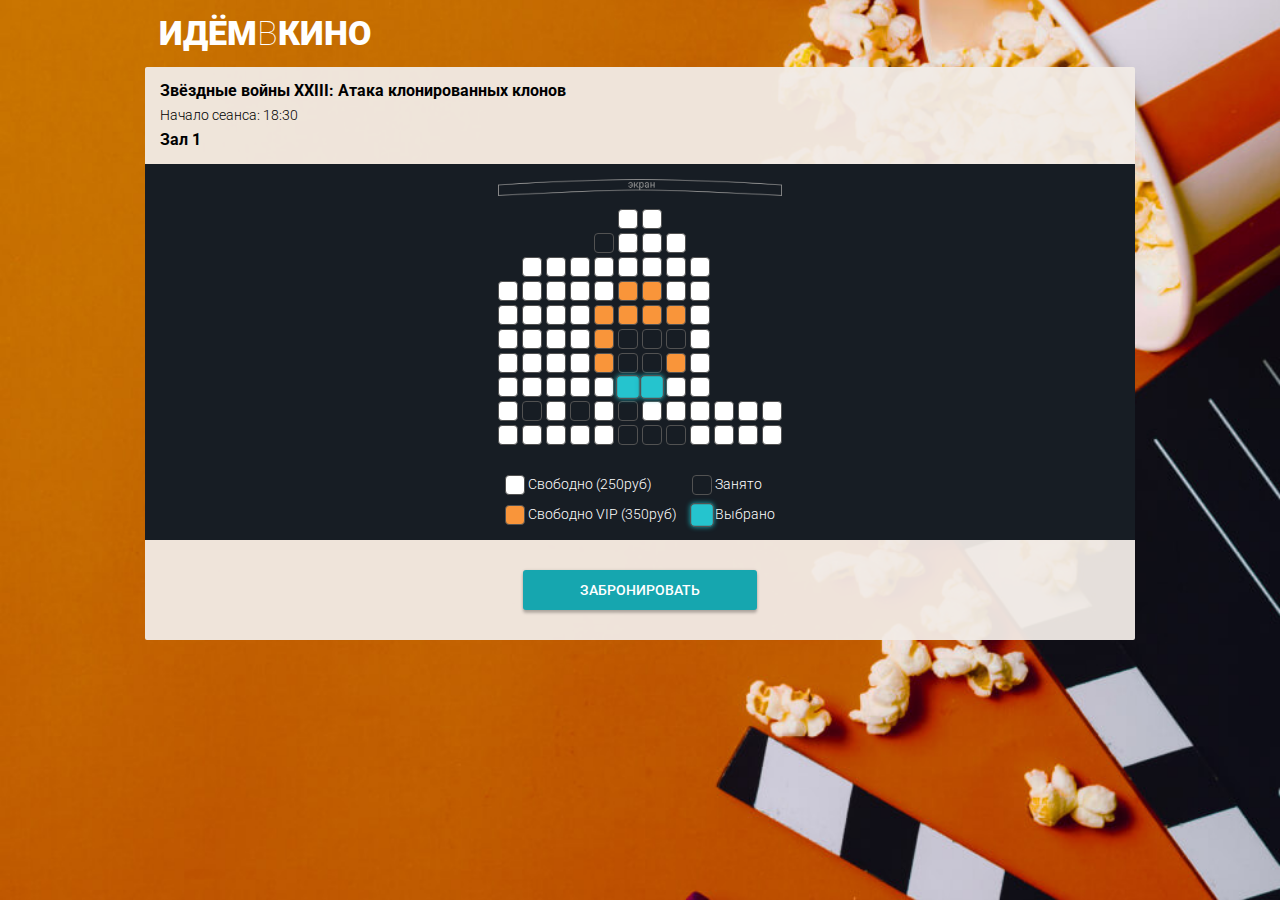
<file: hall.html>
<!DOCTYPE html>
<html lang="ru">

<head>
  <meta charset="UTF-8">
  <meta name="viewport" content="width=device-width, initial-scale=1.0">
  <meta http-equiv="X-UA-Compatible" content="ie=edge">
  <title>ИдёмВКино</title>
  <script src="js/hall.js" defer></script>
  <link rel="stylesheet" href="css/normalize.css">
  <link rel="stylesheet" href="css/styles.css">
  <link href="https://fonts.googleapis.com/css?family=Roboto:100,300,400,500,700,900&amp;subset=cyrillic,cyrillic-ext,latin-ext" rel="stylesheet">
</head>

<body>
  <header class="page-header">
    <h1 class="page-header__title">Идём<span>в</span>кино</h1>
  </header>
  
  <main>
    <section class="buying">
      <div class="buying__info">
        <div class="buying__info-description">
          <h2 class="buying__info-title">Звёздные войны XXIII: Атака клонированных клонов</h2>
          <p class="buying__info-start">Начало сеанса: 18:30</p>
          <p class="buying__info-hall">Зал 1</p>          
        </div>
        <div class="buying__info-hint">
          <p>Тапните дважды,<br>чтобы увеличить</p>
        </div>
      </div>
      <div class="conf-step">
        <div class="conf-step__wrapper">
          <div class="conf-step__row">
            <span class="conf-step__chair conf-step__chair_disabled"></span><span class="conf-step__chair conf-step__chair_disabled"></span>
            <span class="conf-step__chair conf-step__chair_disabled"></span><span class="conf-step__chair conf-step__chair_disabled"></span>
              <span class="conf-step__chair conf-step__chair_disabled"></span><span class="conf-step__chair conf-step__chair_standart"></span>
              <span class="conf-step__chair conf-step__chair_standart"></span><span class="conf-step__chair conf-step__chair_disabled"></span>
              <span class="conf-step__chair conf-step__chair_disabled"></span><span class="conf-step__chair conf-step__chair_disabled"></span>
            <span class="conf-step__chair conf-step__chair_disabled"></span><span class="conf-step__chair conf-step__chair_disabled"></span>
            </div>  

            <div class="conf-step__row">
              <span class="conf-step__chair conf-step__chair_disabled"></span><span class="conf-step__chair conf-step__chair_disabled"></span>
              <span class="conf-step__chair conf-step__chair_disabled"></span><span class="conf-step__chair conf-step__chair_disabled"></span>
              <span class="conf-step__chair conf-step__chair_taken"></span><span class="conf-step__chair conf-step__chair_standart"></span>
              <span class="conf-step__chair conf-step__chair_standart"></span><span class="conf-step__chair conf-step__chair_standart"></span>
              <span class="conf-step__chair conf-step__chair_disabled"></span><span class="conf-step__chair conf-step__chair_disabled"></span>
              <span class="conf-step__chair conf-step__chair_disabled"></span><span class="conf-step__chair conf-step__chair_disabled"></span>
            </div>  

            <div class="conf-step__row">
              <span class="conf-step__chair conf-step__chair_disabled"></span><span class="conf-step__chair conf-step__chair_standart"></span>
              <span class="conf-step__chair conf-step__chair_standart"></span><span class="conf-step__chair conf-step__chair_standart"></span>
              <span class="conf-step__chair conf-step__chair_standart"></span><span class="conf-step__chair conf-step__chair_standart"></span>
              <span class="conf-step__chair conf-step__chair_standart"></span><span class="conf-step__chair conf-step__chair_standart"></span>
              <span class="conf-step__chair conf-step__chair_standart"></span><span class="conf-step__chair conf-step__chair_disabled"></span>
              <span class="conf-step__chair conf-step__chair_disabled"></span><span class="conf-step__chair conf-step__chair_disabled"></span>
            </div>  

            <div class="conf-step__row">
              <span class="conf-step__chair conf-step__chair_standart"></span><span class="conf-step__chair conf-step__chair_standart"></span>
              <span class="conf-step__chair conf-step__chair_standart"></span><span class="conf-step__chair conf-step__chair_standart"></span>
              <span class="conf-step__chair conf-step__chair_standart"></span><span class="conf-step__chair conf-step__chair_vip"></span>
              <span class="conf-step__chair conf-step__chair_vip"></span><span class="conf-step__chair conf-step__chair_standart"></span>
              <span class="conf-step__chair conf-step__chair_standart"></span><span class="conf-step__chair conf-step__chair_disabled"></span>
              <span class="conf-step__chair conf-step__chair_disabled"></span><span class="conf-step__chair conf-step__chair_disabled"></span>
            </div>  

            <div class="conf-step__row">
              <span class="conf-step__chair conf-step__chair_standart"></span><span class="conf-step__chair conf-step__chair_standart"></span>
              <span class="conf-step__chair conf-step__chair_standart"></span><span class="conf-step__chair conf-step__chair_standart"></span>
              <span class="conf-step__chair conf-step__chair_vip"></span><span class="conf-step__chair conf-step__chair_vip"></span>
              <span class="conf-step__chair conf-step__chair_vip"></span><span class="conf-step__chair conf-step__chair_vip"></span>
              <span class="conf-step__chair conf-step__chair_standart"></span><span class="conf-step__chair conf-step__chair_disabled"></span>
              <span class="conf-step__chair conf-step__chair_disabled"></span><span class="conf-step__chair conf-step__chair_disabled"></span>
            </div>  

            <div class="conf-step__row">
              <span class="conf-step__chair conf-step__chair_standart"></span><span class="conf-step__chair conf-step__chair_standart"></span>
              <span class="conf-step__chair conf-step__chair_standart"></span><span class="conf-step__chair conf-step__chair_standart"></span>
              <span class="conf-step__chair conf-step__chair_vip"></span><span class="conf-step__chair conf-step__chair_taken"></span>
              <span class="conf-step__chair conf-step__chair_taken"></span><span class="conf-step__chair conf-step__chair_taken"></span>
              <span class="conf-step__chair conf-step__chair_standart"></span><span class="conf-step__chair conf-step__chair_disabled"></span>
              <span class="conf-step__chair conf-step__chair_disabled"></span><span class="conf-step__chair conf-step__chair_disabled"></span>
            </div>  

            <div class="conf-step__row">
              <span class="conf-step__chair conf-step__chair_standart"></span><span class="conf-step__chair conf-step__chair_standart"></span>
              <span class="conf-step__chair conf-step__chair_standart"></span><span class="conf-step__chair conf-step__chair_standart"></span>
              <span class="conf-step__chair conf-step__chair_vip"></span><span class="conf-step__chair conf-step__chair_taken"></span>
              <span class="conf-step__chair conf-step__chair_taken"></span><span class="conf-step__chair conf-step__chair_vip"></span>
              <span class="conf-step__chair conf-step__chair_standart"></span><span class="conf-step__chair conf-step__chair_disabled"></span>
              <span class="conf-step__chair conf-step__chair_disabled"></span><span class="conf-step__chair conf-step__chair_disabled"></span>
            </div>  

            <div class="conf-step__row">
              <span class="conf-step__chair conf-step__chair_standart"></span><span class="conf-step__chair conf-step__chair_standart"></span>
              <span class="conf-step__chair conf-step__chair_standart"></span><span class="conf-step__chair conf-step__chair_standart"></span>
              <span class="conf-step__chair conf-step__chair_standart"></span><span class="conf-step__chair conf-step__chair_selected"></span>
              <span class="conf-step__chair conf-step__chair_selected"></span><span class="conf-step__chair conf-step__chair_standart"></span>
              <span class="conf-step__chair conf-step__chair_standart"></span><span class="conf-step__chair conf-step__chair_disabled"></span>
              <span class="conf-step__chair conf-step__chair_disabled"></span><span class="conf-step__chair conf-step__chair_disabled"></span>
            </div>  

            <div class="conf-step__row">
              <span class="conf-step__chair conf-step__chair_standart"></span><span class="conf-step__chair conf-step__chair_taken"></span>
              <span class="conf-step__chair conf-step__chair_standart"></span><span class="conf-step__chair conf-step__chair_taken"></span>
              <span class="conf-step__chair conf-step__chair_standart"></span><span class="conf-step__chair conf-step__chair_taken"></span>
              <span class="conf-step__chair conf-step__chair_standart"></span><span class="conf-step__chair conf-step__chair_standart"></span>
              <span class="conf-step__chair conf-step__chair_standart"></span><span class="conf-step__chair conf-step__chair_standart"></span>
              <span class="conf-step__chair conf-step__chair_standart"></span><span class="conf-step__chair conf-step__chair_standart"></span>
            </div>  

            <div class="conf-step__row">
              <span class="conf-step__chair conf-step__chair_standart"></span><span class="conf-step__chair conf-step__chair_standart"></span>
              <span class="conf-step__chair conf-step__chair_standart"></span><span class="conf-step__chair conf-step__chair_standart"></span>
              <span class="conf-step__chair conf-step__chair_standart"></span><span class="conf-step__chair conf-step__chair_taken"></span>
              <span class="conf-step__chair conf-step__chair_taken"></span><span class="conf-step__chair conf-step__chair_taken"></span>
              <span class="conf-step__chair conf-step__chair_standart"></span><span class="conf-step__chair conf-step__chair_standart"></span>
              <span class="conf-step__chair conf-step__chair_standart"></span><span class="conf-step__chair conf-step__chair_standart"></span>
            </div>
        </div>
        <div class="conf-step__legend">
          <div class="col">
            <p class="conf-step__legend-price"><span class="conf-step__chair conf-step__chair_standart"></span> Свободно (<span class="conf-step__legend-value price-standart">250</span>руб)</p>
            <p class="conf-step__legend-price"><span class="conf-step__chair conf-step__chair_vip"></span> Свободно VIP (<span class="conf-step__legend-value price-vip">350</span>руб)</p>            
          </div>
          <div class="col">
            <p class="conf-step__legend-price"><span class="conf-step__chair conf-step__chair_taken"></span> Занято</p>
            <p class="conf-step__legend-price"><span class="conf-step__chair conf-step__chair_selected"></span> Выбрано</p>                    
          </div>
        </div>
      </div>
      <button class="acceptin-button"  >Забронировать</button>
    </section>     
  </main>
  <script src="js/createRequest.js"></script>
</body>
</html>
</file>
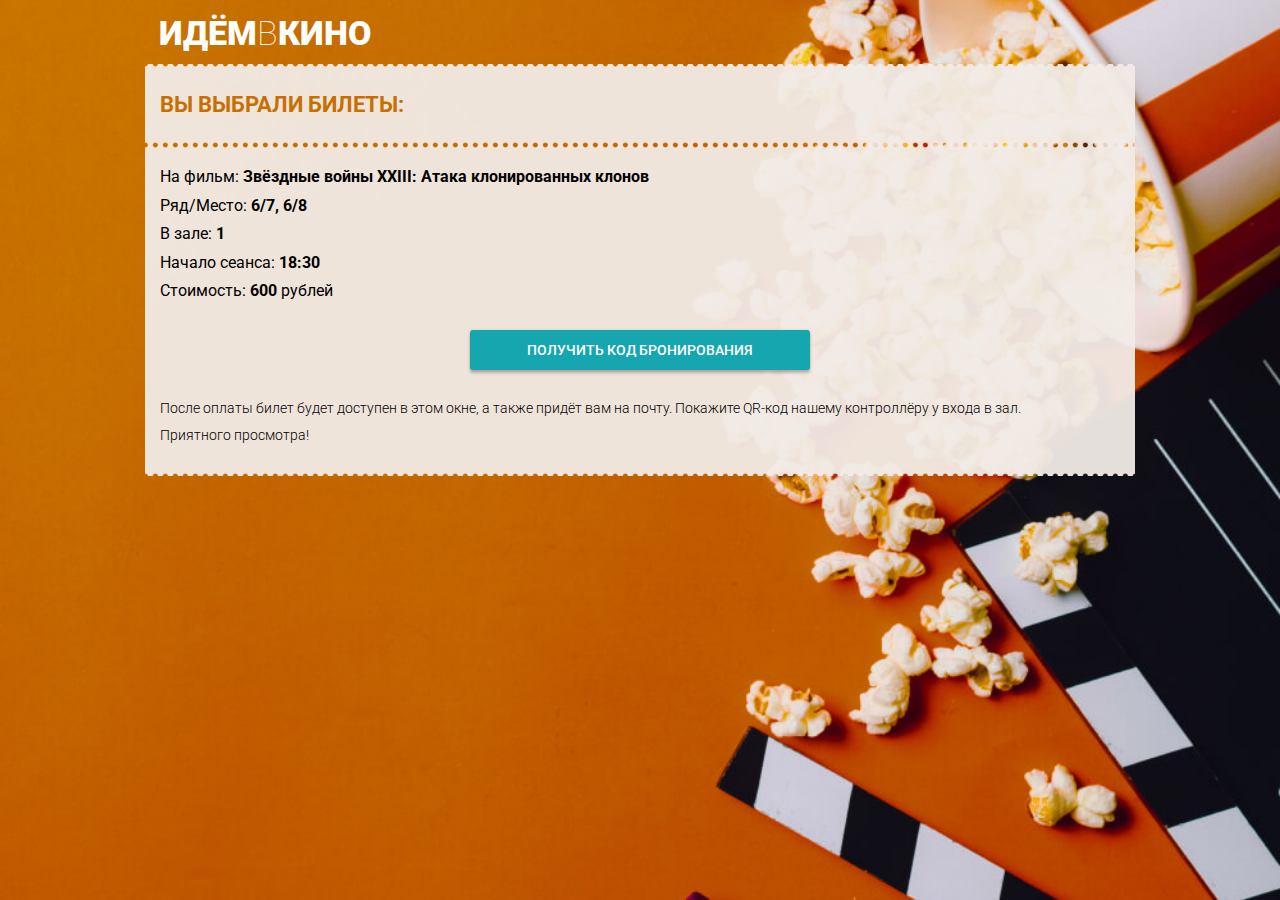
<file: payment.html>
<!DOCTYPE html>
<html lang="ru">

<head>
  <meta charset="UTF-8">
  <meta name="viewport" content="width=device-width, initial-scale=1.0">
  <meta http-equiv="X-UA-Compatible" content="ie=edge">
  <title>ИдёмВКино</title>
  <link rel="stylesheet" href="css/normalize.css">
  <link rel="stylesheet" href="css/styles.css">
  <link href="https://fonts.googleapis.com/css?family=Roboto:100,300,400,500,700,900&amp;subset=cyrillic,cyrillic-ext,latin-ext" rel="stylesheet">
</head>

<body>
  <header class="page-header">
    <h1 class="page-header__title">Идём<span>в</span>кино</h1>
  </header>
  
  <main>
    <section class="ticket">
      
      <header class="tichet__check">
        <h2 class="ticket__check-title">Вы выбрали билеты:</h2>
      </header>
      
      <div class="ticket__info-wrapper">
        <p class="ticket__info">На фильм: <span class="ticket__details ticket__title">Звёздные войны XXIII: Атака клонированных клонов</span></p>
        <p class="ticket__info">Ряд/Место: <span class="ticket__details ticket__chairs">6/7, 6/8</span></p>
        <p class="ticket__info">В зале: <span class="ticket__details ticket__hall">1</span></p>
        <p class="ticket__info">Начало сеанса: <span class="ticket__details ticket__start">18:30</span></p>
        <p class="ticket__info">Стоимость: <span class="ticket__details ticket__cost">600</span> рублей</p>

        <button class="acceptin-button" onclick="location.href='ticket.html'" >Получить код бронирования</button>

        <p class="ticket__hint">После оплаты билет будет доступен в этом окне, а также придёт вам на почту. Покажите QR-код нашему контроллёру у входа в зал.</p>
        <p class="ticket__hint">Приятного просмотра!</p>
      </div>
    </section>     
  </main>


  <script src="js/createRequest.js"></script>
  <script src="js/payment.js"></script>
  
</body>
</html>
</file>
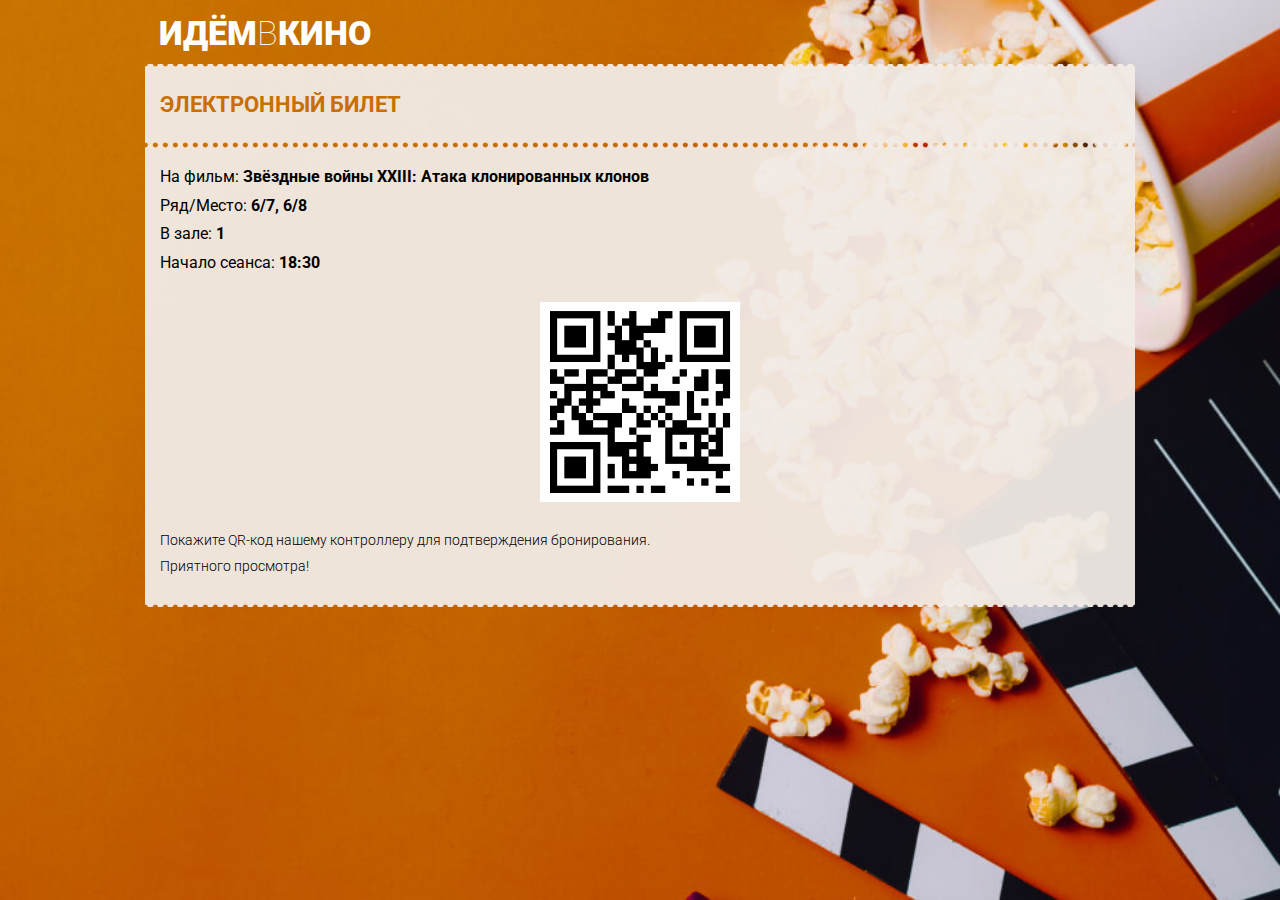
<file: ticket.html>
<!DOCTYPE html>
<html lang="ru">

<head>
  <meta charset="UTF-8">
  <meta name="viewport" content="width=device-width, initial-scale=1.0">
  <meta http-equiv="X-UA-Compatible" content="ie=edge">
  <title>ИдёмВКино</title>
  <link rel="stylesheet" href="css/normalize.css">
  <link rel="stylesheet" href="css/styles.css">
  <link href="https://fonts.googleapis.com/css?family=Roboto:100,300,400,500,700,900&amp;subset=cyrillic,cyrillic-ext,latin-ext" rel="stylesheet">

  <script src="js/QRCreator.js" defer></script>
  <script src="js/ticket.js" defer></script>
</head>

<body>
  <header class="page-header">
    <h1 class="page-header__title">Идём<span>в</span>кино</h1>
  </header>
  
  <main>
    <section class="ticket">
      
      <header class="tichet__check">
        <h2 class="ticket__check-title">Электронный билет</h2>
      </header>
      
      <div class="ticket__info-wrapper">
        <p class="ticket__info">На фильм: <span class="ticket__details ticket__title">Звёздные войны XXIII: Атака клонированных клонов</span></p>
        <p class="ticket__info">Ряд/Место: <span class="ticket__details ticket__chairs">6/7, 6/8</span></p>
        <p class="ticket__info">В зале: <span class="ticket__details ticket__hall">1</span></p>
        <p class="ticket__info">Начало сеанса: <span class="ticket__details ticket__start">18:30</span></p>

        <img class="ticket__info-qr" src="i/qr-code.png">

        <p class="ticket__hint">Покажите QR-код нашему контроллеру для подтверждения бронирования.</p>
        <p class="ticket__hint">Приятного просмотра!</p>
      </div>
    </section>     
  </main>

  <!-- <script src="js/ticket.js"></script> -->
  
</body>
</html>
</file>
<file: css/styles.css>
@charset "UTF-8";
* {
  margin: 0;
  padding: 0;
  box-sizing: border-box;
}

html {
  font-family: "Roboto", sans-serif;
  font-size: 62.5%;
}

body {
  background-image: url("../i/background.jpg");
  background-size: cover;
  background-attachment: fixed;
  background-position: right;
}

.page-header {
  padding: 1.4rem;
}

.page-header__title {
  margin: 0;
  font-weight: 900;
  font-size: 3.4rem;
  color: #FFFFFF;
  text-transform: uppercase;
}
.page-header__title span {
  font-weight: 100;
}

/* ~~~~~~~~~~~~ Главная ~~~~~~~~~~~~ */
.page-nav {
  position: sticky;
  top: 2px;
  padding-bottom: 1rem;
  display: flex;
  flex-wrap: nowrap;
  align-items: stretch;
  color: #000000;
  z-index: 10;
}
.page-nav .page-nav__day {
  flex-basis: calc(100% / 8);
  font-size: 1.2rem;
  padding: 1rem;
  background: rgba(255, 255, 255, 0.9);
  box-shadow: 0px 2px 2px rgba(0, 0, 0, 0.24), 0px 0px 2px rgba(0, 0, 0, 0.12);
  border-radius: 2px;
  text-decoration: none;
  color: #000000;
}
.page-nav .page-nav__day + .page-nav__day {
  margin-left: 1px;
}
.page-nav .page-nav__day .page-nav__day-week::after {
  content: ',';
}
.page-nav .page-nav__day .page-nav__day-number::before {
  content: ' ';
}
.page-nav .page-nav__day .page-nav__day-week, .page-nav .page-nav__day .page-nav__day-number {
  display: block;
}
.page-nav .page-nav__day_chosen {
  flex-grow: 1;
  background-color: #FFFFFF;
  font-weight: 700;
  transform: scale(1.1);
}
.page-nav .page-nav__day_weekend {
  color: #DE2121;
}
.page-nav .page-nav__day_next {
  text-align: center;
}
.page-nav .page-nav__day_next::before {
  content: '>';
  font-family: monospace;
  font-weight: 700;
  font-size: 2.4rem;
}
.page-nav .page-nav__day_today .page-nav__day-week::before {
  content: 'Сегодня';
  display: block;
}
.page-nav .page-nav__day_today .page-nav__day-week, .page-nav .page-nav__day_today .page-nav__day-number {
  display: inline;
}

.movie {
  position: relative;
  padding: 1.5rem;
  margin-top: 3rem;
  background: rgba(241, 235, 230, 0.95);
  color: #000000;
}
.movie .movie__info {
  display: block;
}
.movie .movie__poster {
  position: relative;
  width: 12.5rem;
  height: 17.5rem;
  /*    left: 1.5rem;
      top: -1.5rem;*/
}
.movie .movie__poster .movie__poster-image {
  position: relative;
  /*top: -3rem;*/
  width: 12.5rem;
  height: 17.5rem;
}
.movie .movie__poster::after {
  content: '';
  display: none;
  position: absolute;
  right: -0.7rem;
  top: -3rem;
  border: 1.5rem solid transparent;
  border-bottom: 0 solid transparent;
  border-right: 0 solid transparent;
  border-left: 0.7rem solid #772720;
}
.movie .movie__description {
  flex-grow: 1;
  padding-left: 1.5rem;
}
.movie .movie__title {
  font-weight: 700;
  font-size: 1.6rem;
}
.movie .movie__synopsis {
  font-size: 1.4rem;
  margin-top: 1rem;
}
.movie .movie__data {
  font-size: 1.4rem;
  font-weight: 300;
  margin-top: 1rem;
}
.movie .movie-seances__hall + .movie-seances__hall {
  margin-top: 2rem;
}
.movie .movie-seances__hall .movie-seances__hall-title {
  font-weight: 700;
  font-size: 1.6rem;
}
.movie .movie-seances__hall .movie-seances__list {
  margin-top: 0.7rem;
  font-size: 0;
}
.movie .movie-seances__hall .movie-seances__time-block {
  display: inline-block;
  margin-bottom: 4px;
}
.movie .movie-seances__hall .movie-seances__time-block:nth-last-of-type(n + 1) {
  margin-right: 4px;
}
.movie .movie-seances__hall .movie-seances__time {
  display: block;
  padding: 8px;
  box-shadow: 0px 2px 2px rgba(0, 0, 0, 0.24), 0px 0px 2px rgba(0, 0, 0, 0.12);
  border-radius: 2px;
  background-color: #FFFFFF;
  color: #000000;
  text-decoration: none;
  font-size: 1.5rem;
}

/* ~~~~~~~~~~~~ Кинозал ~~~~~~~~~~~~ */
.acceptin-button {
  display: block;
  margin: 3rem auto 0;
  box-shadow: 0px 3px 3px rgba(0, 0, 0, 0.24), 0px 0px 3px rgba(0, 0, 0, 0.12);
  border-radius: 3px;
  border: none;
  padding: 12px 57px;
  text-transform: uppercase;
  font-weight: 500;
  font-size: 1.4rem;
  background-color: #16A6AF;
  color: #FFFFFF;
}

.buying {
  background-color: rgba(241, 235, 230, 0.95);
  padding-bottom: 3rem;
}

.buying__info {
  display: flex;
  align-items: center;
  justify-content: space-between;
  padding: 1.5rem;
}
.buying__info .buying__info-description {
  padding-right: 1.5rem;
}
.buying__info .buying__info-title, .buying__info .buying__info-hall {
  font-size: 1.6rem;
  font-weight: 700;
}
.buying__info .buying__info-start {
  font-size: 1.4rem;
  font-weight: 300;
  margin: 0.7rem 0;
}
.buying__info .buying__info-hint {
  position: relative;
  font-weight: 300;
  font-size: 1.4rem;
  text-align: center;
}
.buying__info .buying__info-hint p {
  position: relative;
  width: 10rem;
}
.buying__info .buying__info-hint p::before {
  content: '';
  position: absolute;
  left: -1rem;
  top: calc(50% - 1.6rem);
  display: block;
  width: 2.4rem;
  height: 3.2rem;
  background-image: url(../i/hint.png);
  background-size: 2.4rem 3.2rem;
}

.conf-step {
  text-align: center;
  background-color: #171D24;
  padding: 1.5rem 3rem 1.5rem;
}

.conf-step__wrapper {
  font-size: 0;
  display: inline-block;
  background-image: url(../i/screen.png);
  background-position: top;
  background-repeat: no-repeat;
  background-size: 100%;
  padding-top: 3rem;
}
.conf-step__wrapper::before {
  content: '';
}

.conf-step__row + .conf-step__row {
  margin-top: 4px;
}

.conf-step__chair {
  display: inline-block;
  vertical-align: middle;
  width: 2rem;
  height: 2rem;
  border: 1px solid #525252;
  box-sizing: border-box;
  border-radius: 4px;
}
.conf-step__chair:not(:first-of-type) {
  margin-left: 4px;
}

.conf-step__chair_disabled {
  opacity: 0;
}

.conf-step__chair_standart {
  background-color: #FFFFFF;
}

.conf-step__chair_vip {
  background-color: #F9953A;
}

.conf-step__chair_taken {
  background-color: transparent;
}

.conf-step__chair_selected {
  background-color: #25C4CE;
  box-shadow: 0px 0px 4px #16A6AF;
  transform: scale(1.2);
}

.conf-step__legend {
  padding-top: 3rem;
  font-size: 1.4rem;
  font-weight: 300;
  color: #FFFFFF;
  display: flex;
  flex-wrap: nowrap;
  text-align: left;
}
.conf-step__legend .col {
  max-width: 25rem;
}
.conf-step__legend .col:first-of-type {
  padding-right: 1.5rem;
  margin-left: auto;
}
.conf-step__legend .col:last-of-type {
  margin-right: auto;
}
.conf-step__legend .conf-step__legend-price + .conf-step__legend-price {
  margin-top: 1rem;
}

/* ~~~~~~~~~~~~ Билет ~~~~~~~~~~~~ */
.tichet__check, .ticket__info-wrapper {
  padding-left: 1.5rem;
  padding-right: 1.5rem;
  background-color: rgba(241, 235, 230, 0.95);
}

.tichet__check {
  position: relative;
  padding-top: 2.5rem;
  padding-bottom: 2.5rem;
}
.tichet__check::before {
  content: '';
  display: block;
  position: absolute;
  top: -3px;
  left: 0;
  right: 0;
  height: 3px;
  background-image: url(../i/border-top.png);
  background-size: 10px 3px;
}
.tichet__check::after {
  content: '';
  display: block;
  position: absolute;
  bottom: -3px;
  left: 0;
  right: 0;
  height: 3px;
  background-image: url(../i/border-bottom.png);
  background-size: 10px 3px;
}

.ticket__info-wrapper {
  position: relative;
  margin-top: 6px;
  padding-top: 2rem;
  padding-bottom: 3rem;
}
.ticket__info-wrapper::before {
  content: '';
  display: block;
  position: absolute;
  top: -3px;
  left: 0;
  right: 0;
  height: 3px;
  background-image: url(../i/border-top.png);
  background-size: 10px 3px;
}
.ticket__info-wrapper::after {
  content: '';
  display: block;
  position: absolute;
  bottom: -3px;
  left: 0;
  right: 0;
  height: 3px;
  background-image: url(../i/border-bottom.png);
  background-size: 10px 3px;
}

.ticket__check-title {
  font-weight: 700;
  font-size: 2.2rem;
  text-transform: uppercase;
  color: #C76F00;
}

.ticket__info {
  font-size: 1.6rem;
  color: #000000;
}
.ticket__info + .ticket__info {
  margin-top: 1rem;
}

.ticket__details {
  font-weight: 700;
}

.ticket__hint {
  font-weight: 300;
  font-size: 1.4rem;
  margin-top: 3rem;
}
.ticket__hint + .ticket__hint {
  margin-top: 1rem;
}

.ticket__info-qr {
  display: block;
  margin: 3rem auto 0;
  width: 20rem;
  height: 20rem;
}

@media screen and (min-width: 479px) {
  .page-nav .page-nav__day {
    padding: 1rem 2rem;
  }
}


.movie .movie__info {
  display: flex;
}

.movie .movie__poster .movie__poster-image {
  position: relative;
  top: -3rem;
  width: 12.5rem;
  height: 17.5rem;
}
.movie .movie__poster::after {
  content: '';
  display: block;
  position: absolute;
  right: -0.7rem;
  top: -3rem;
  border: 1.5rem solid transparent;
  border-bottom: 0 solid transparent;
  border-right: 0 solid transparent;
  border-left: 0.7rem solid #772720;
}


@media screen and (min-width: 990px) {
  .page-header, nav, main {
    width: 990px;
    margin: auto;
  }

  .movie, .buying {
    border-radius: 2px;
  }

  .buying__info-hint {
    display: none;
  }
}





/*================================================================*/

.movie .movie-seances__hall .acceptin-button-disabled {
 background-color: #888888;
 pointer-events: none
}

.acceptin-button:disabled {
  background-color: #888888;
  pointer-events: none
 }





 /* @media (max-width: 1199px) */
</file>
